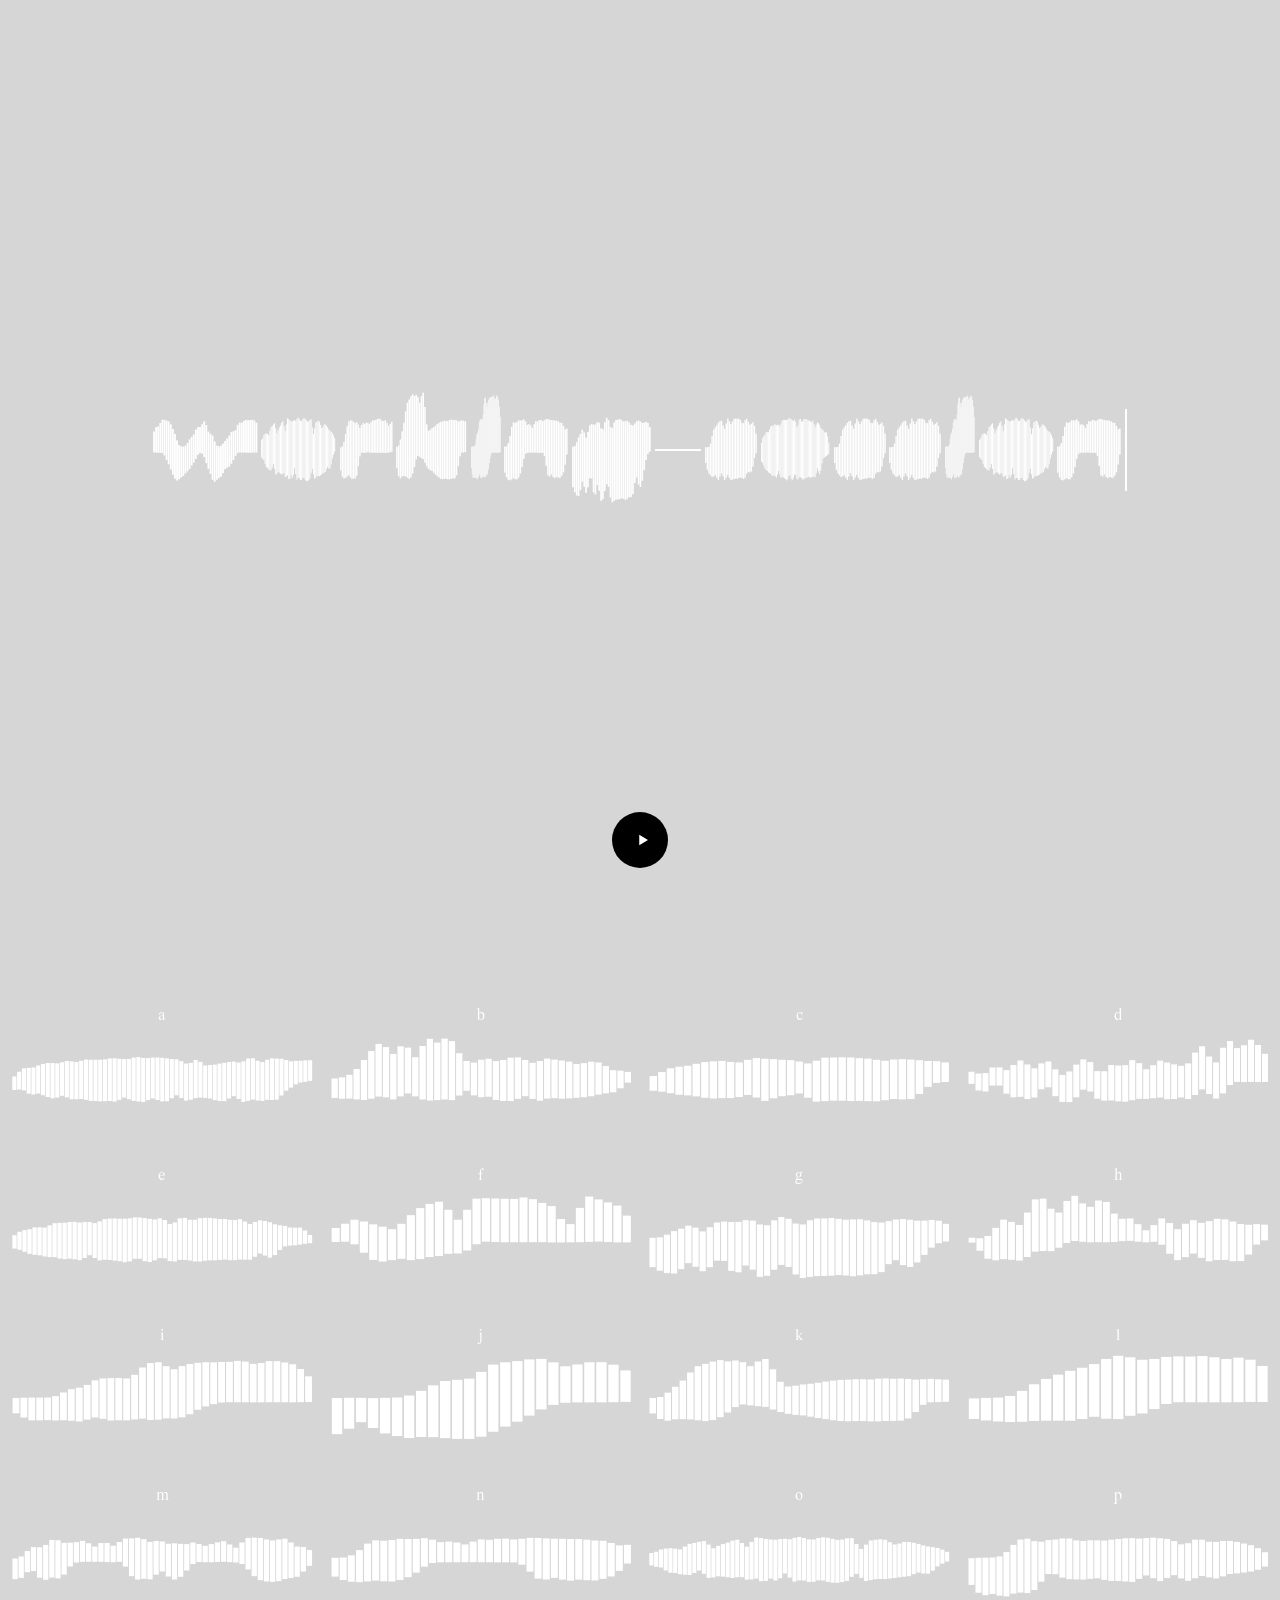
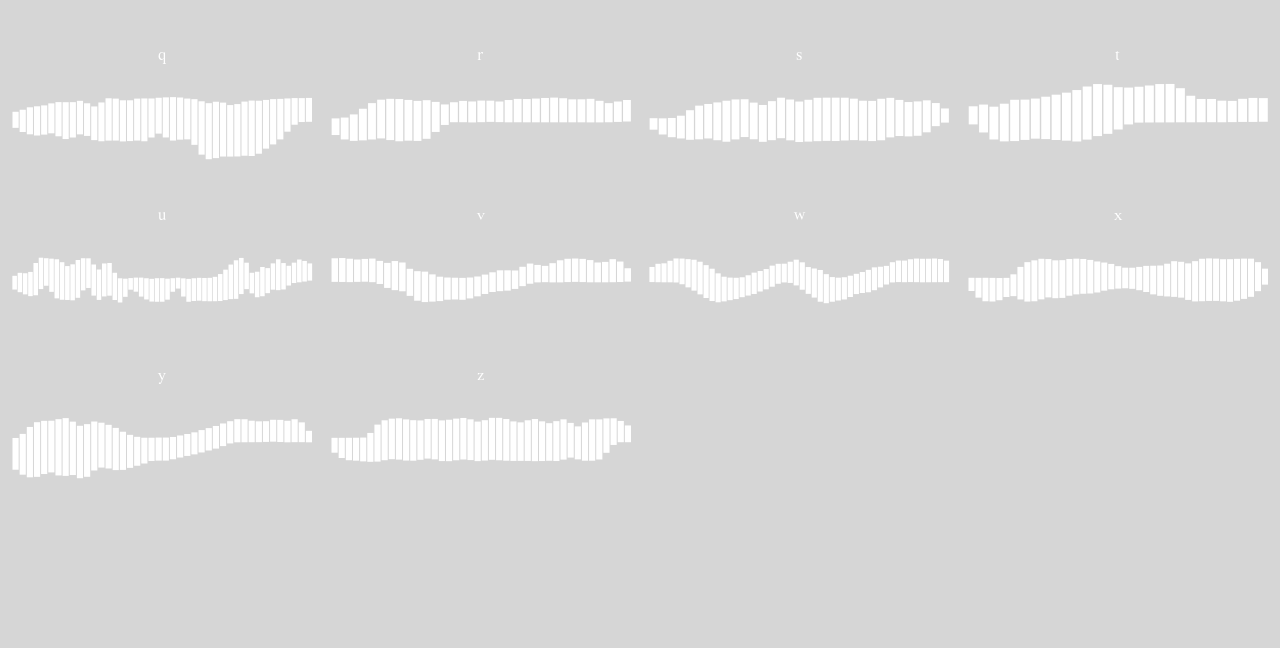
<file: docs/index.html>
<!DOCTYPE html>
<html lang="en">
<head>
<meta charset="utf-8">
<meta name="viewport" content="width=device-width, initial-scale=1">
<meta name="theme-color" content="#D6D6D6">
<title>working-session</title>
<link rel="icon" type="image/jpeg" href="assets/favicon.jpg">
<link rel="stylesheet" href="style.css">
</head>
<body>

<section class="hero" id="hero">
  <div class="type-stage" id="typeStage">
    <div class="word" id="wordDisplay" aria-hidden="true"></div>
    <input id="textInput" class="text-input" type="text" value="working-session"
           autocomplete="off" autocorrect="off" autocapitalize="off" spellcheck="false"
           autofocus aria-label="Type">
  </div>
</section>

<section class="charset" id="charset">
  <div class="charset-grid" id="charsetGrid"></div>
</section>

<button id="playBtn" class="play-fab" type="button" aria-label="Play" aria-pressed="false">
  <svg class="icon icon-play" viewBox="0 0 24 24" aria-hidden="true">
    <path d="M9 6.2v11.6L18.5 12z"/>
  </svg>
  <svg class="icon icon-stop" viewBox="0 0 24 24" aria-hidden="true">
    <rect x="7" y="7" width="10" height="10"/>
  </svg>
</button>

<script src="app.js"></script>
</body>
</html>
</file>
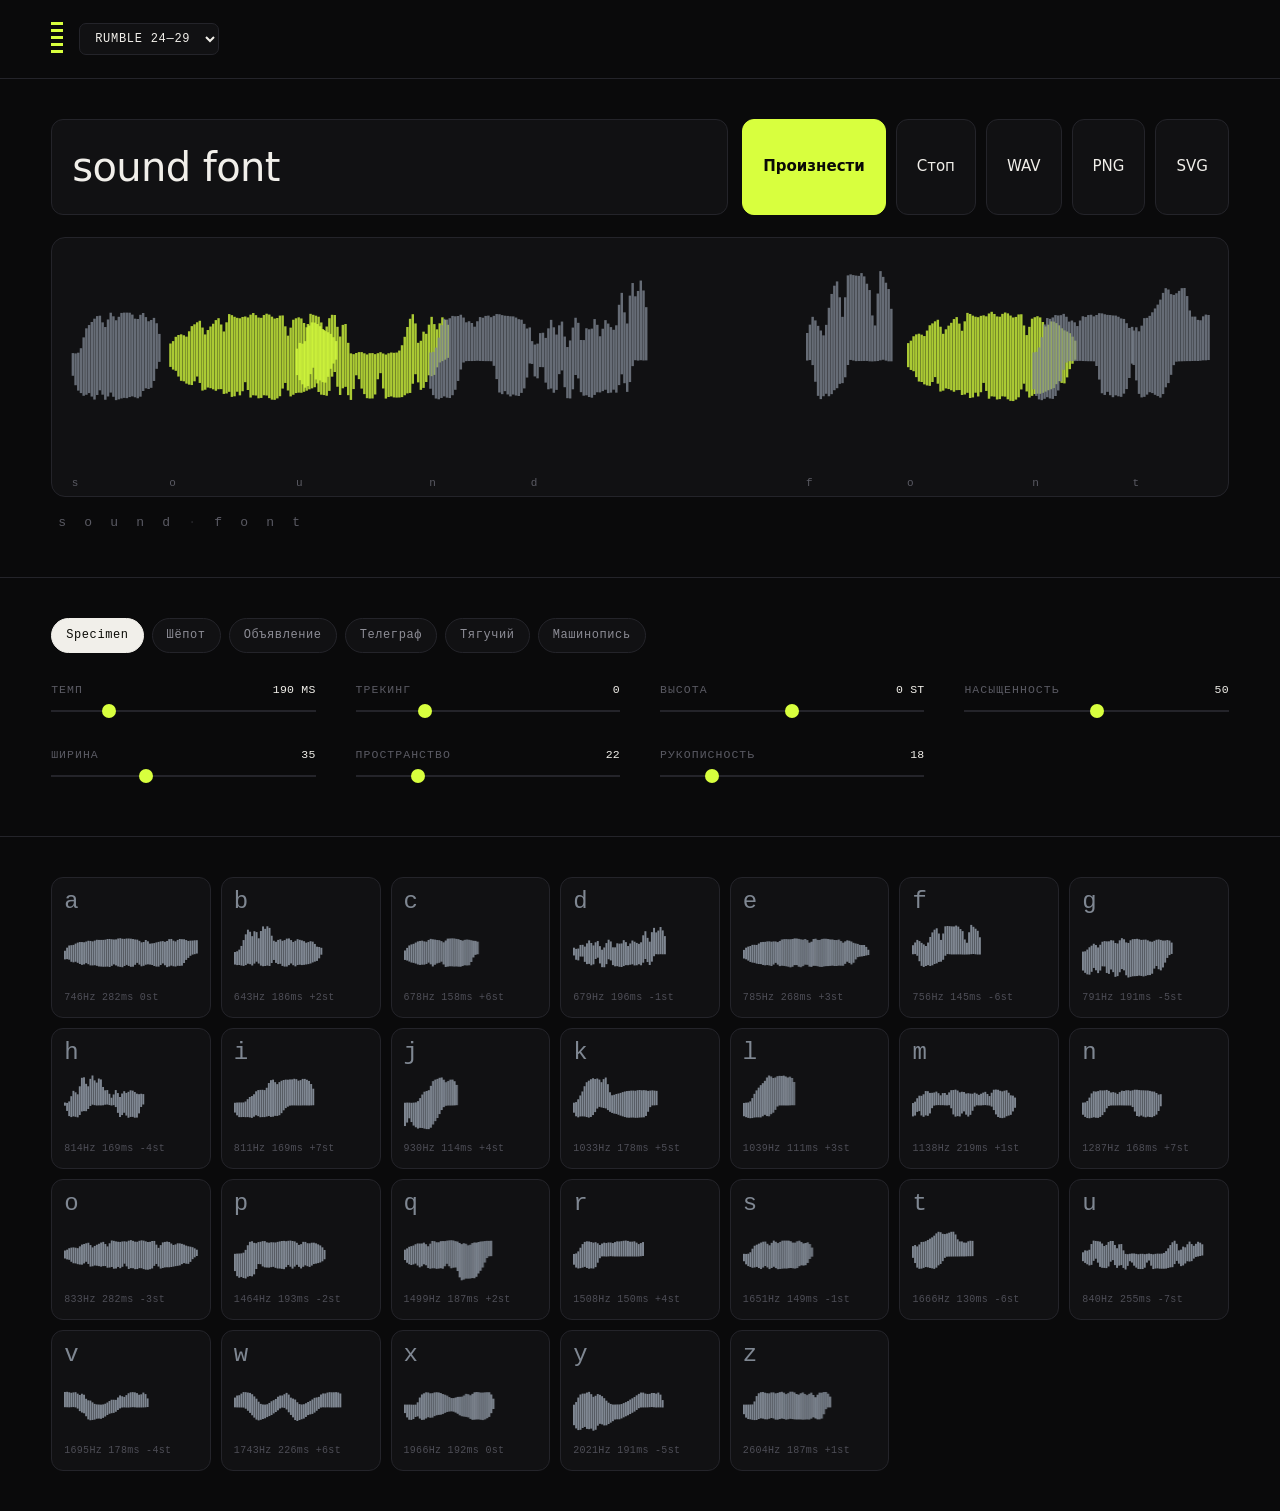
<file: web/index.html>
<!DOCTYPE html>
<html lang="ru">
<head>
<meta charset="utf-8">
<meta name="viewport" content="width=device-width, initial-scale=1">
<title>Звуковой шрифт</title>
<link rel="stylesheet" href="style.css">
</head>
<body>

<header class="top">
  <span class="mark" aria-hidden="true"></span>
  <select id="fontSel" aria-label="гарнитура"></select>
</header>

<section class="stage">
  <div class="typebox">
    <input id="text" type="text" autocomplete="off" spellcheck="false"
           placeholder="наберите слово" value="sound font">
    <div class="typeactions">
      <button id="play" class="primary">Произнести</button>
      <button id="stop">Стоп</button>
      <button id="exportWav">WAV</button>
      <button id="exportPng">PNG</button>
      <button id="exportSvg">SVG</button>
    </div>
  </div>

  <div class="scorewrap">
    <canvas id="score" height="260"></canvas>
    <div id="cells" class="cells"></div>
  </div>
</section>

<section class="axes">
  <div class="presets" id="presets"></div>
  <div class="sliders">
    <label class="slider">
      <span class="k">Темп <i id="vTempo"></i></span>
      <input type="range" id="tempo" min="60" max="700" step="5" value="190">
    </label>
    <label class="slider">
      <span class="k">Трекинг <i id="vTrack"></i></span>
      <input type="range" id="track" min="-40" max="120" step="1" value="0">
    </label>
    <label class="slider">
      <span class="k">Высота <i id="vPitch"></i></span>
      <input type="range" id="pitch" min="-12" max="12" step="1" value="0">
    </label>
    <label class="slider">
      <span class="k">Насыщенность <i id="vWeight"></i></span>
      <input type="range" id="weight" min="0" max="100" step="1" value="50">
    </label>
    <label class="slider">
      <span class="k">Ширина <i id="vWidth"></i></span>
      <input type="range" id="width" min="0" max="100" step="1" value="35">
    </label>
    <label class="slider">
      <span class="k">Пространство <i id="vSpace"></i></span>
      <input type="range" id="space" min="0" max="100" step="1" value="22">
    </label>
    <label class="slider">
      <span class="k">Рукописность <i id="vHuman"></i></span>
      <input type="range" id="human" min="0" max="100" step="1" value="18">
    </label>
  </div>
</section>

<section class="specimen">
  <div id="grid" class="grid"></div>
</section>

<script src="app.js"></script>
</body>
</html>
</file>
<file: docs/style.css>
@font-face {
  font-family: "Wremena";
  src: url("assets/Wremena-Regular.otf") format("opentype");
  font-weight: 400;
  font-style: normal;
  font-display: swap;
}

:root {
  --bg: #D6D6D6;
  --ink: #FFFFFF;
}

* { box-sizing: border-box; }

html, body {
  margin: 0;
  background: var(--bg);
  color: var(--ink);
  min-height: 100%;
}

body {
  font: 400 16px/1.4 "Wremena", serif;
  -webkit-font-smoothing: antialiased;
}

button, input { font: inherit; color: inherit; }

.hero {
  height: 100vh;
  height: 100dvh;
  min-height: 100vh;
  min-height: 100dvh;
  width: 100%;
  display: flex;
  align-items: center;
  justify-content: center;
  position: relative;
  overflow: hidden;
  padding: 0 4vw;
  cursor: text;
}

.type-stage {
  position: relative;
  width: 100%;
  height: 100%;
  display: flex;
  align-items: center;
  justify-content: center;
}

.word {
  --fs: 140;
  --wx: 1;
  --hy: 1;
  display: flex;
  align-items: center;
  justify-content: center;
  flex-wrap: nowrap;
  max-width: none;
  gap: calc(var(--fs) * 0.028 * var(--wx) * 1px);
  pointer-events: none;
  position: relative;
  z-index: 1;
  user-select: none;
}

.slot {
  flex: none;
  display: flex;
  align-items: center;
  position: relative;
}

.slot.letter { gap: calc(var(--fs) * 0.02 * var(--wx) * 1px); }

.slot.space {
  width: calc(var(--fs) * 0.3 * var(--wx) * 1px);
  height: calc(var(--fs) * 0.2 * 1px);
}

.slot.gap {
  width: calc(var(--fs) * 0.18 * var(--wx) * 1px);
  height: calc(var(--fs) * 0.2 * 1px);
}

.slot.selected {
  background: rgba(255, 255, 255, 0.2);
  border-radius: 2px;
}

.dash-mark {
  display: block;
  width: calc(var(--fs) * 0.32 * var(--wx) * 1px);
  height: max(2px, calc(var(--fs) * 0.018 * 1px));
  background: var(--ink);
}

.sound-svg,
.charset-svg {
  display: block;
  fill: var(--ink);
  overflow: visible;
}

.sound-svg {
  height: calc(var(--fs) * var(--hy) * 1px);
  width: calc(var(--fs) * var(--aspect) * var(--wx) * 1px);
}

.slot.speaking .sound-svg,
.slot.speaking .sound-svg rect {
  fill: #FF2B2B;
}

.slot.speaking .dash-mark {
  background: #FF2B2B;
}

.caret {
  flex: none;
  width: 2px;
  height: calc(var(--fs) * var(--hy) * 0.62 * 1px);
  background: var(--ink);
  align-self: center;
  animation: blink 1.05s steps(1) infinite;
}

@keyframes blink {
  50% { opacity: 0; }
}

.text-input {
  position: absolute;
  left: 50%;
  top: 50%;
  width: min(92vw, 1100px);
  height: 46vh;
  transform: translate(-50%, -50%);
  opacity: 0;
  border: 0;
  padding: 0;
  margin: 0;
  background: transparent;
  color: transparent;
  caret-color: transparent;
  font-size: 16px;
  z-index: 2;
}

.text-input:focus { outline: none; }

.charset {
  width: 100%;
  max-width: none;
  margin: 0;
  padding: 12vh 12px 160px;
}

.charset-grid {
  display: grid;
  width: 100%;
  max-width: none;
  margin: 0;
  grid-template-columns: repeat(4, minmax(0, 1fr));
  gap: 40px 18px;
  align-items: start;
}

.char-pair {
  display: flex;
  flex-direction: column;
  align-items: center;
  gap: 8px;
  width: 100%;
  min-width: 0;
  padding: 0;
  margin: 0;
  background: none;
  border: 0;
  color: var(--ink);
  cursor: pointer;
  user-select: none;
  text-align: center;
  transition: transform 0.15s ease;
}

.char-pair:hover { transform: scale(1.04); }

.char-pair.playing { transform: scale(1.07); }

.char-pair.playing .charset-svg,
.char-pair.playing .charset-svg rect {
  fill: #FF2B2B;
}

.char-pair.playing .base-letter {
  color: #FF2B2B;
}

.base-letter {
  font-family: "Wremena", serif;
  font-weight: 400;
  font-size: 16px;
  line-height: 1;
  color: #FFFFFF;
  text-align: center;
}

.sound-glyph {
  display: block;
  width: 100%;
  min-width: 0;
}

.charset-svg {
  width: 100%;
  height: 96px;
}

.play-fab {
  position: fixed;
  bottom: max(32px, env(safe-area-inset-bottom));
  left: 50%;
  transform: translateX(-50%);
  z-index: 100;
  width: 56px;
  height: 56px;
  border-radius: 50%;
  background: #000000;
  color: #FFFFFF;
  border: 0;
  padding: 0;
  display: flex;
  align-items: center;
  justify-content: center;
  cursor: pointer;
}

.play-fab:hover { transform: translateX(-50%) scale(1.05); }
.play-fab:active { transform: translateX(-50%) scale(0.97); }

.play-fab svg {
  width: 22px;
  height: 22px;
  fill: currentColor;
  display: block;
}

.play-fab .icon-play { margin-left: 3px; }
.play-fab .icon-stop { display: none; width: 16px; height: 16px; }
.play-fab.busy .icon-play { display: none; }
.play-fab.busy .icon-stop { display: block; }

@media (max-width: 640px) {
  .charset { padding: 8vh 12px 140px; }
  .charset-grid {
    gap: 28px 12px;
  }
  .charset-svg { height: 80px; }
}

@media (prefers-reduced-motion: reduce) {
  .caret { animation: none; }
  .char-pair { transition: none; }
}
</file>
<file: web/style.css>
:root {
  --bg: #0a0a0b;
  --panel: #111113;
  --line: #24242a;
  --ink: #f1efea;
  --dim: #8d8d96;
  --dimmer: #5a5a63;
  --accent: #d8ff3e;
  --cons: #7f8792;
  --mono: ui-monospace, "SF Mono", "JetBrains Mono", Menlo, monospace;
}

* { box-sizing: border-box; }

body {
  margin: 0;
  background: var(--bg);
  color: var(--ink);
  font: 400 16px/1.55 system-ui, -apple-system, "Segoe UI", Helvetica, sans-serif;
  -webkit-font-smoothing: antialiased;
}

section { padding: 40px max(24px, 4vw); border-top: 1px solid var(--line); }

/* ---------- top bar ---------- */

.top {
  display: flex;
  align-items: center;
  gap: 16px;
  padding: 22px max(24px, 4vw);
}

.mark {
  width: 12px;
  height: 34px;
  background: repeating-linear-gradient(
    to bottom, var(--accent) 0 3px, transparent 3px 7px);
}

select, button, input[type="text"] {
  font: inherit;
  color: var(--ink);
  background: var(--panel);
  border: 1px solid var(--line);
  border-radius: 7px;
  padding: 7px 11px;
}

select {
  font-family: var(--mono);
  font-size: 12px;
  letter-spacing: 0.06em;
}

/* ---------- stage ---------- */

.typebox { display: flex; gap: 14px; flex-wrap: wrap; align-items: stretch; }

#text {
  flex: 1 1 420px;
  min-width: 0;
  font-size: clamp(22px, 3.4vw, 40px);
  font-weight: 500;
  letter-spacing: -0.015em;
  padding: 16px 20px;
  border-radius: 12px;
  background: var(--panel);
}

#text:focus { outline: 2px solid var(--accent); outline-offset: -1px; }

.typeactions { display: flex; gap: 10px; align-items: stretch; flex-wrap: wrap; }

.typeactions button {
  padding: 0 20px;
  min-height: 56px;
  border-radius: 12px;
  cursor: pointer;
  font-size: 15px;
  transition: background 0.15s, color 0.15s, border-color 0.15s;
}

.typeactions button:hover { border-color: var(--dimmer); }
.typeactions button:disabled { color: var(--dimmer); cursor: default; }

button.primary {
  background: var(--accent);
  color: #0b0b06;
  border-color: var(--accent);
  font-weight: 600;
}

button.primary:hover { filter: brightness(1.08); }
button.primary.busy { background: var(--panel); color: var(--ink); border-color: var(--accent); }

.scorewrap { margin-top: 22px; }

#score {
  display: block;
  width: 100%;
  height: 260px;
  background: var(--panel);
  border: 1px solid var(--line);
  border-radius: 14px;
}

.cells {
  display: flex;
  flex-wrap: wrap;
  gap: 4px;
  margin-top: 12px;
  font-family: var(--mono);
  font-size: 13px;
  color: var(--dimmer);
}

.cells span {
  min-width: 22px;
  padding: 3px 5px;
  text-align: center;
  border: 1px solid transparent;
  border-radius: 5px;
  transition: color 0.1s, background 0.1s;
}

.cells span.rest { opacity: 0.35; }
.cells span.on { background: var(--accent); color: #0b0b06; border-color: var(--accent); }

/* ---------- axes ---------- */

.presets { display: flex; gap: 8px; flex-wrap: wrap; margin-bottom: 28px; }

.presets button {
  cursor: pointer;
  border-radius: 20px;
  padding: 7px 14px;
  font-family: var(--mono);
  font-size: 12px;
  letter-spacing: 0.05em;
  color: var(--dim);
}

.presets button:hover { color: var(--ink); }
.presets button.on { background: var(--ink); color: #0b0b06; border-color: var(--ink); }

.sliders {
  display: grid;
  grid-template-columns: repeat(auto-fit, minmax(230px, 1fr));
  gap: 16px 40px;
}

.slider { display: block; }

.slider .k {
  display: flex;
  justify-content: space-between;
  align-items: baseline;
  font-family: var(--mono);
  font-size: 11.5px;
  text-transform: uppercase;
  letter-spacing: 0.09em;
  color: var(--dimmer);
}

.slider .k i { font-style: normal; color: var(--ink); letter-spacing: 0.02em; }

input[type="range"] {
  -webkit-appearance: none;
  appearance: none;
  width: 100%;
  height: 24px;
  background: transparent;
  margin: 0;
}

input[type="range"]::-webkit-slider-runnable-track { height: 2px; background: var(--line); }

input[type="range"]::-webkit-slider-thumb {
  -webkit-appearance: none;
  width: 14px;
  height: 14px;
  margin-top: -6px;
  border-radius: 50%;
  background: var(--accent);
  cursor: grab;
}

input[type="range"]::-moz-range-track { height: 2px; background: var(--line); }
input[type="range"]::-moz-range-thumb {
  width: 14px; height: 14px; border: 0; border-radius: 50%;
  background: var(--accent); cursor: grab;
}

/* ---------- specimen grid ---------- */

.grid {
  display: grid;
  grid-template-columns: repeat(auto-fill, minmax(140px, 1fr));
  gap: 10px;
}

.glyph {
  padding: 12px;
  background: var(--panel);
  border: 1px solid var(--line);
  border-radius: 12px;
  cursor: pointer;
  text-align: left;
  transition: border-color 0.12s, transform 0.12s, background 0.12s;
}

.glyph:hover { border-color: var(--dimmer); transform: translateY(-2px); }
.glyph.on { border-color: var(--accent); background: #15160e; }

.glyph .letter {
  font-family: var(--mono);
  font-size: 24px;
  line-height: 1;
  letter-spacing: -0.02em;
  color: var(--cons);
}

.glyph canvas { display: block; width: 100%; height: 62px; margin: 8px 0 6px; }

.glyph .meta {
  font-family: var(--mono);
  font-size: 10px;
  line-height: 1.5;
  color: #4e4e57;
  letter-spacing: 0.03em;
}

@media (max-width: 760px) {
  #score { height: 190px; }
}
</file>
